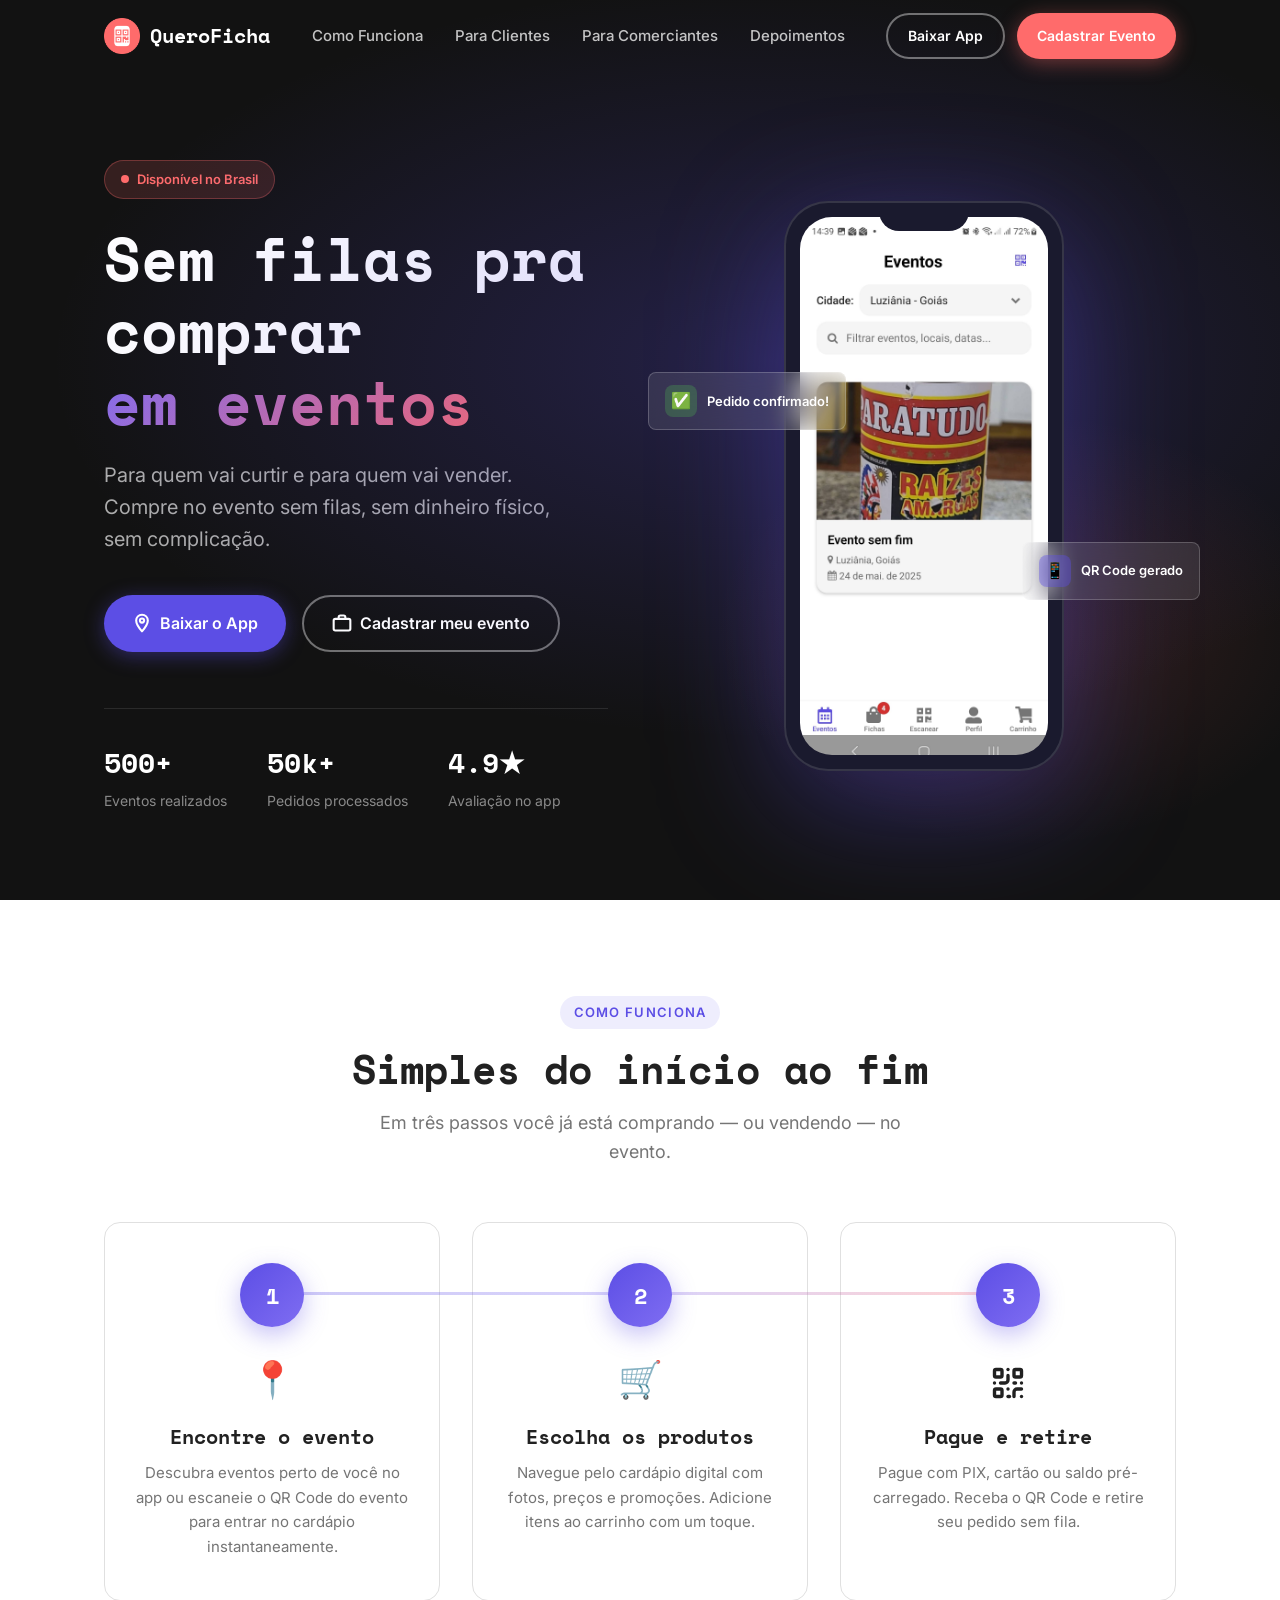
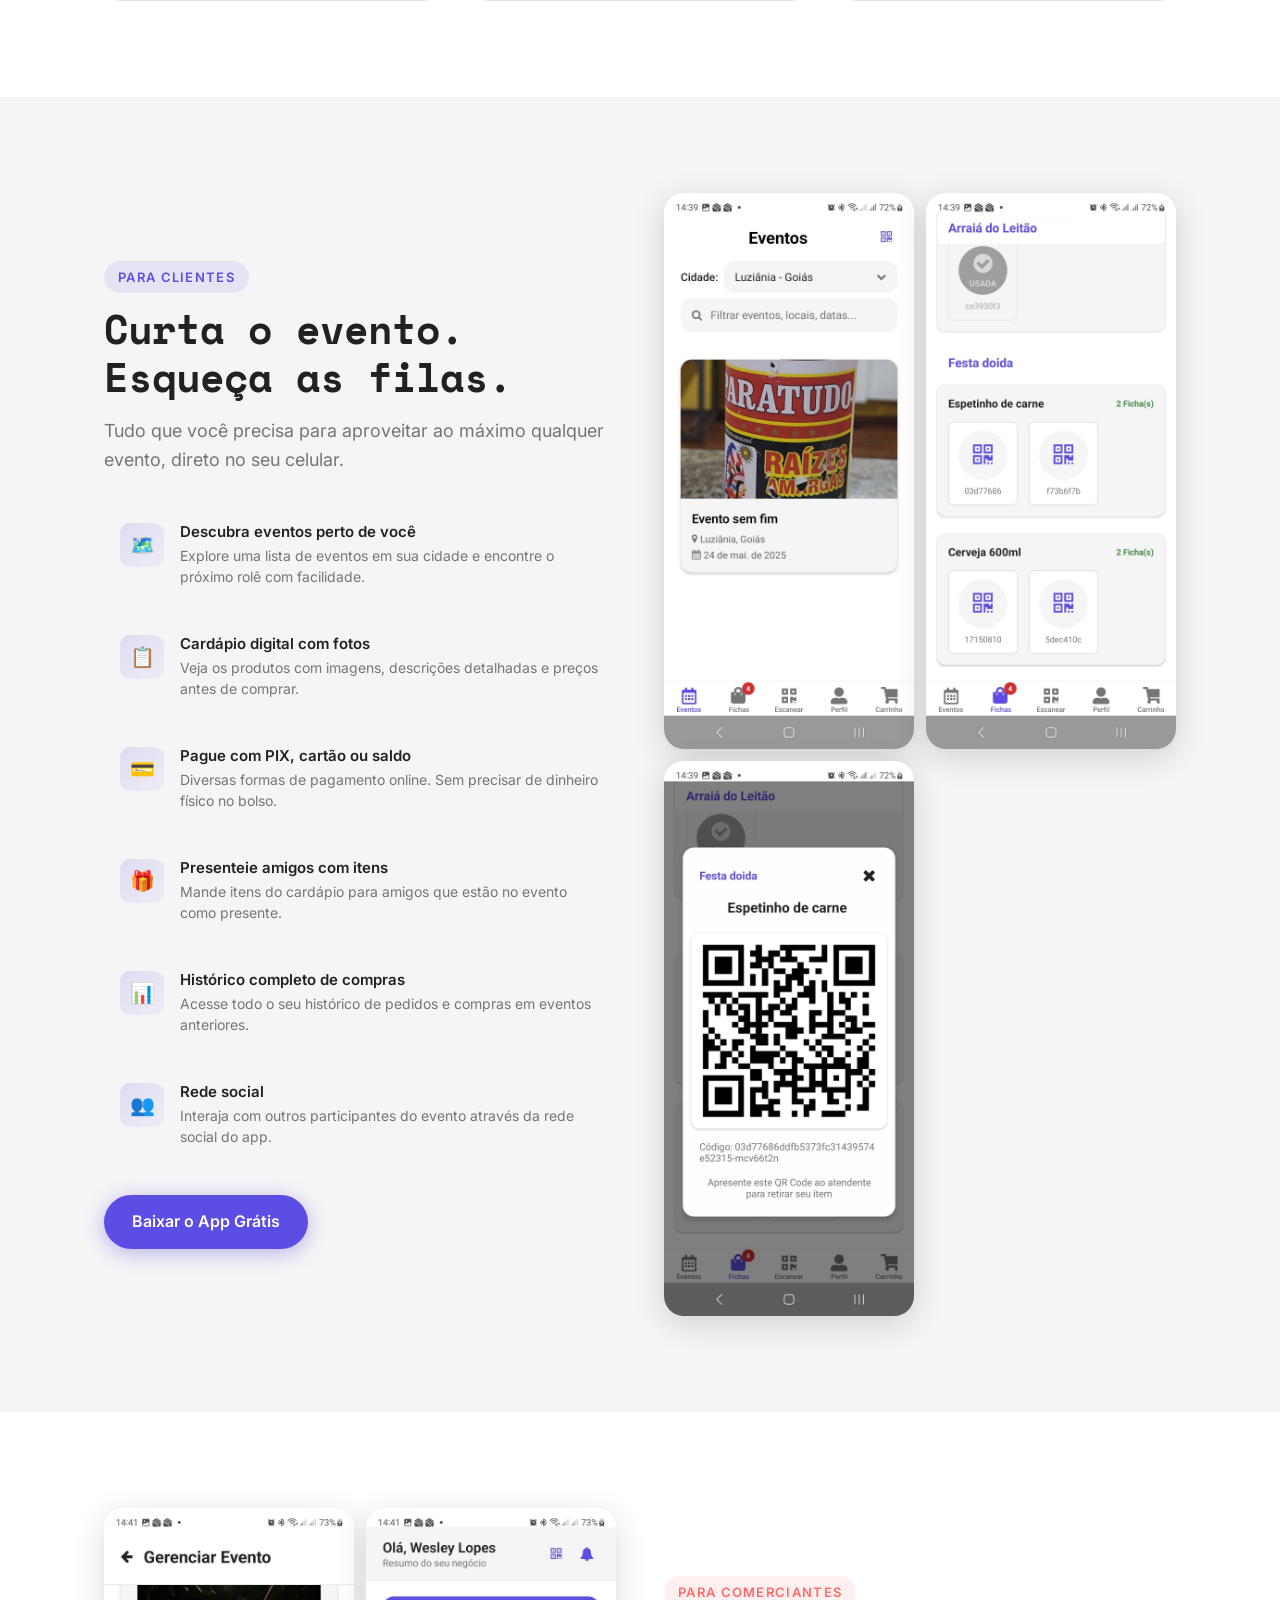
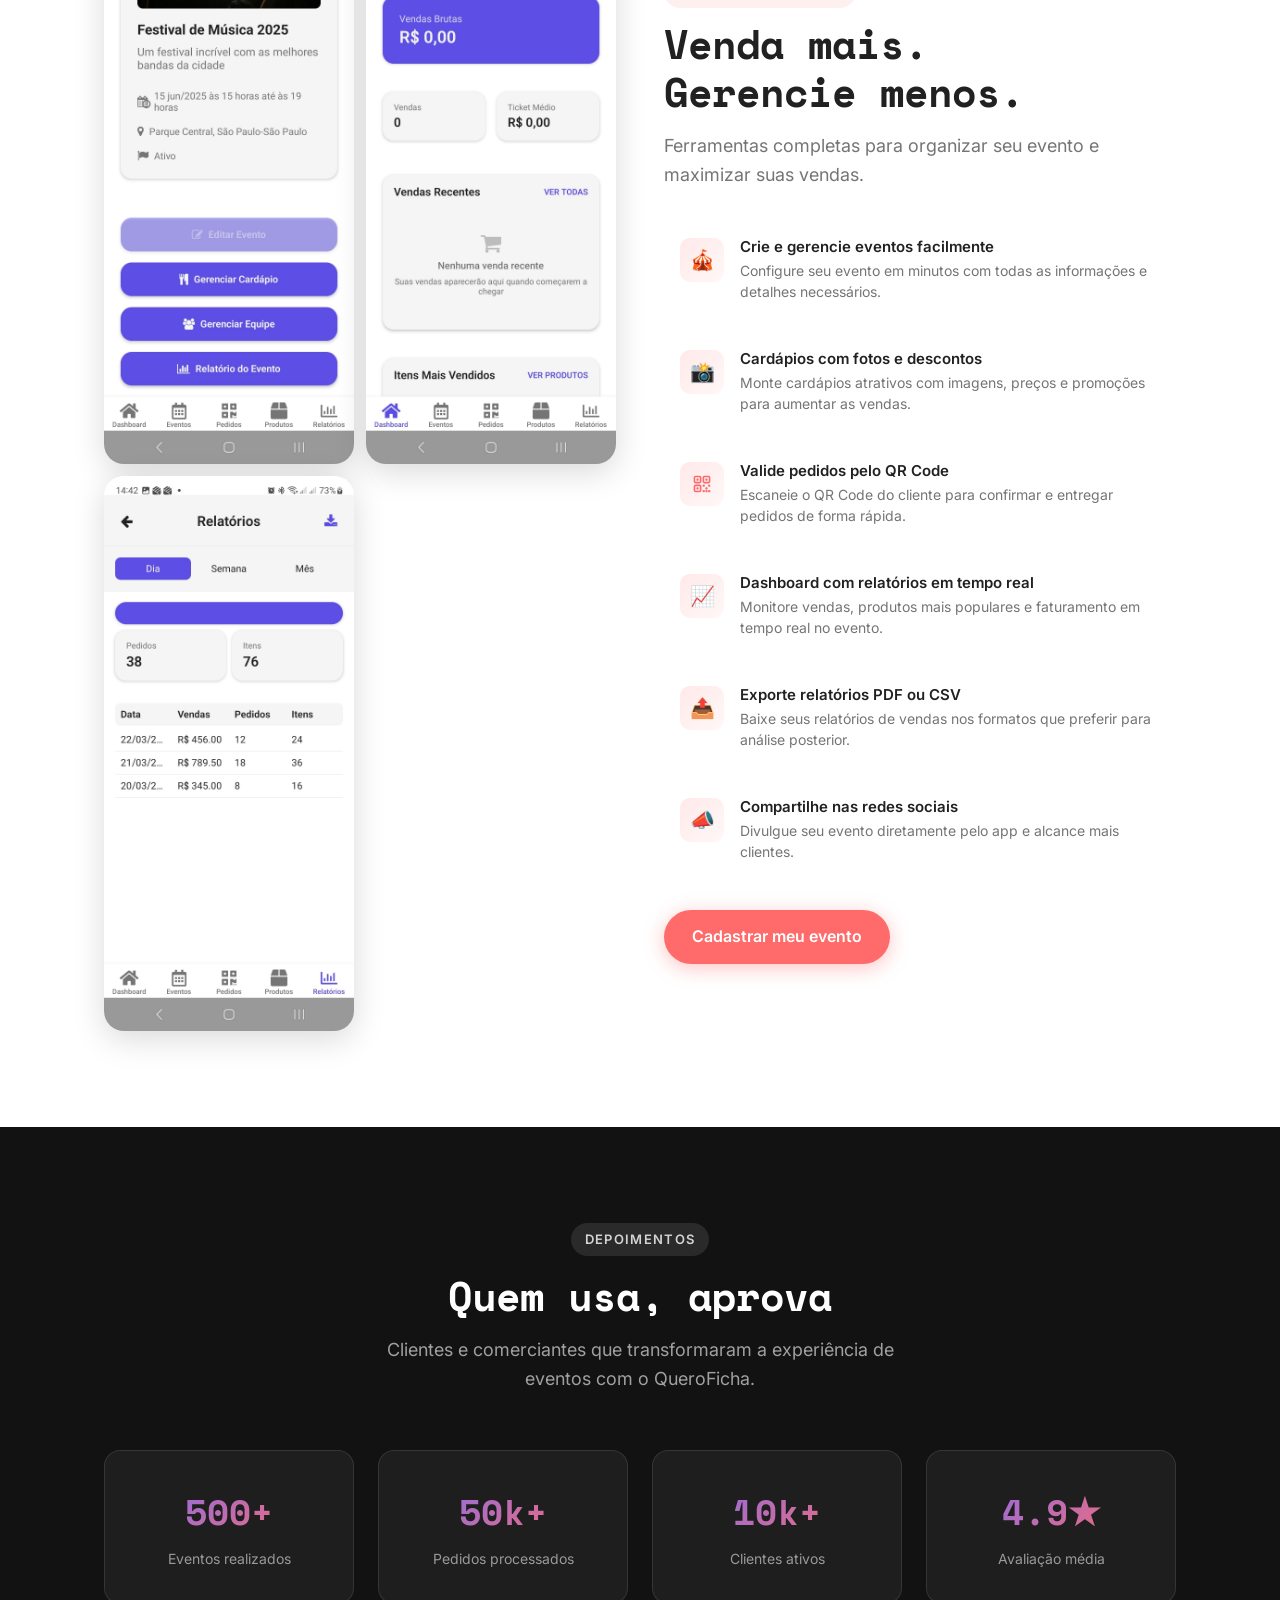
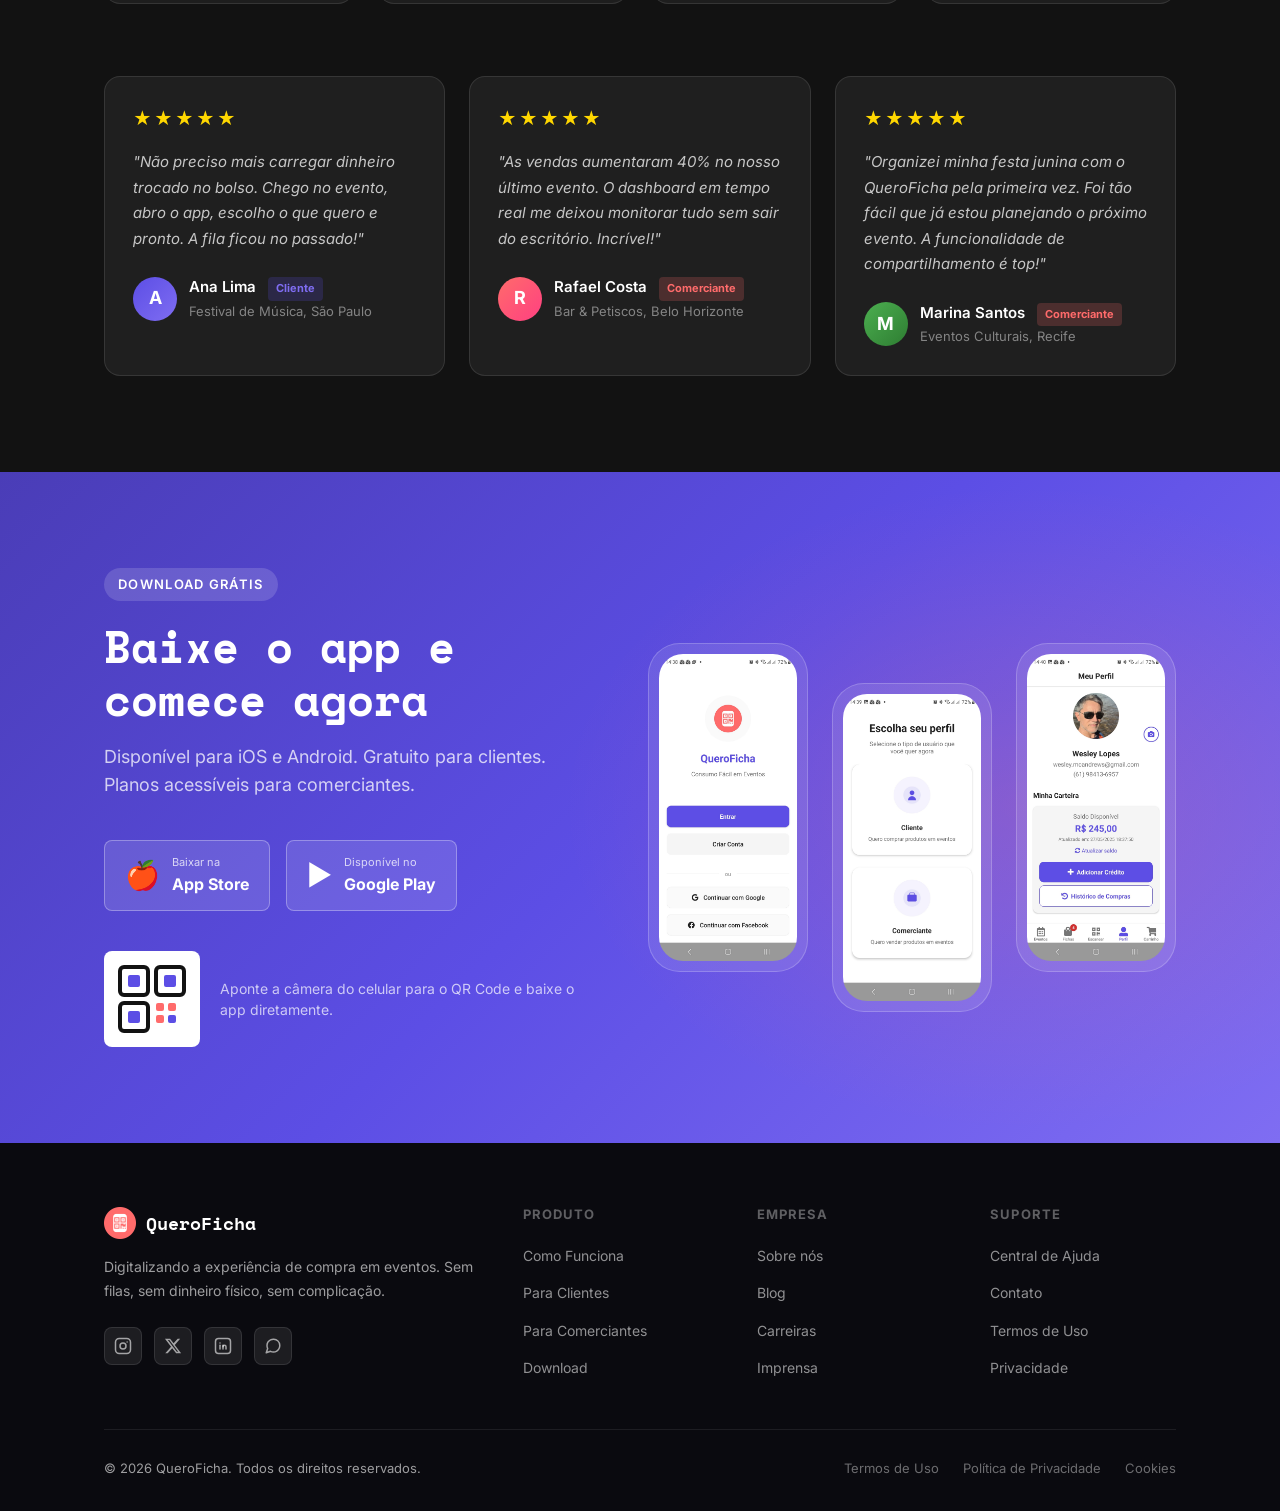
<file: index.html>
<!DOCTYPE html>
<html lang="pt-BR">
<head>
  <meta charset="UTF-8" />
  <meta name="viewport" content="width=device-width, initial-scale=1.0" />
  <title>QueroFicha — Sem filas em eventos</title>
  <meta name="description" content="Compre no evento sem filas, sem dinheiro físico, sem complicação. QueroFicha digitaliza a experiência de compra em eventos com QR codes e pagamento online." />
  <link rel="icon" href="assets/images/logo.png" type="image/png" />
  <link rel="preconnect" href="https://fonts.googleapis.com" />
  <link rel="preconnect" href="https://fonts.gstatic.com" crossorigin />
  <link href="https://fonts.googleapis.com/css2?family=Space+Mono:wght@400;700&family=Inter:wght@400;500;600;700&display=swap" rel="stylesheet" />
  <link rel="stylesheet" href="styles.css" />
</head>
<body>

  <!-- ===== NAVBAR ===== -->
  <nav class="navbar" id="navbar">
    <div class="container">
      <div class="navbar__inner">
        <a href="#" class="navbar__logo">
          <img src="assets/images/logo.png" alt="QueroFicha logo" />
          QueroFicha
        </a>

        <ul class="navbar__links">
          <li><a href="#como-funciona">Como Funciona</a></li>
          <li><a href="#clientes">Para Clientes</a></li>
          <li><a href="#comerciantes">Para Comerciantes</a></li>
          <li><a href="#depoimentos">Depoimentos</a></li>
        </ul>

        <div class="navbar__cta">
          <a href="#download" class="btn btn--outline" style="padding:10px 20px;font-size:14px;">Baixar App</a>
          <a href="#comerciantes" class="btn btn--accent" style="padding:10px 20px;font-size:14px;">Cadastrar Evento</a>
        </div>

        <button class="navbar__toggle" id="menuToggle" aria-label="Menu">
          <span></span><span></span><span></span>
        </button>
      </div>
    </div>
  </nav>

  <!-- Mobile Menu -->
  <div class="mobile-menu" id="mobileMenu">
    <button class="mobile-menu__close" id="menuClose">✕</button>
    <a href="#como-funciona" class="menu-link">Como Funciona</a>
    <a href="#clientes" class="menu-link">Para Clientes</a>
    <a href="#comerciantes" class="menu-link">Para Comerciantes</a>
    <a href="#depoimentos" class="menu-link">Depoimentos</a>
    <a href="#download" class="btn btn--primary">Baixar o App</a>
    <a href="#comerciantes" class="btn btn--accent">Cadastrar Evento</a>
  </div>

  <!-- ===== HERO ===== -->
  <section class="hero" id="hero">
    <div class="container">
      <div class="hero__inner">
        <div class="hero__content">
          <div class="hero__badge">
            <span class="hero__badge-dot"></span>
            Disponível no Brasil
          </div>

          <h1 class="hero__title">
            Sem filas pra comprar<br />
            <span>em eventos</span>
          </h1>

          <p class="hero__subtitle">
            Para quem vai curtir e para quem vai vender. Compre no evento sem filas, sem dinheiro físico, sem complicação.
          </p>

          <div class="hero__ctas">
            <a href="#download" class="btn btn--primary">
              <svg width="20" height="20" viewBox="0 0 24 24" fill="none" stroke="currentColor" stroke-width="2.5" stroke-linecap="round" stroke-linejoin="round"><path d="M12 2a7 7 0 0 0-7 7c0 5 7 13 7 13s7-8 7-13a7 7 0 0 0-7-7z"/><circle cx="12" cy="9" r="2.5"/></svg>
              Baixar o App
            </a>
            <a href="#comerciantes" class="btn btn--outline">
              <svg width="20" height="20" viewBox="0 0 24 24" fill="none" stroke="currentColor" stroke-width="2.5" stroke-linecap="round" stroke-linejoin="round"><rect x="2" y="7" width="20" height="14" rx="2"/><path d="M16 7V5a2 2 0 0 0-2-2h-4a2 2 0 0 0-2 2v2"/></svg>
              Cadastrar meu evento
            </a>
          </div>

          <div class="hero__stats">
            <div>
              <div class="hero__stat-value">500+</div>
              <div class="hero__stat-label">Eventos realizados</div>
            </div>
            <div>
              <div class="hero__stat-value">50k+</div>
              <div class="hero__stat-label">Pedidos processados</div>
            </div>
            <div>
              <div class="hero__stat-value">4.9★</div>
              <div class="hero__stat-label">Avaliação no app</div>
            </div>
          </div>
        </div>

        <div class="hero__visual">
          <div class="phone-mockup">
            <div class="phone-mockup__frame">
              <div class="phone-mockup__notch"></div>
              <div class="phone-mockup__screen">
                <img src="screenshots/Cliente%20lista%20eventos.jpg" alt="Tela do app QueroFicha" loading="eager" />
              </div>
            </div>
          </div>

          <div class="hero__floating-card hero__floating-card--left">
            <div class="floating-icon floating-icon--green">✅</div>
            Pedido confirmado!
          </div>

          <div class="hero__floating-card hero__floating-card--right">
            <div class="floating-icon floating-icon--purple">📱</div>
            QR Code gerado
          </div>
        </div>
      </div>
    </div>
  </section>

  <!-- ===== COMO FUNCIONA ===== -->
  <section class="section" id="como-funciona">
    <div class="container">
      <div class="section-header section-header--center reveal">
        <span class="section-label">Como Funciona</span>
        <h2 class="section-title">Simples do início ao fim</h2>
        <p class="section-subtitle">Em três passos você já está comprando — ou vendendo — no evento.</p>
      </div>

      <div class="steps">
        <div class="step-card reveal reveal--delay-1">
          <div class="step-number">1</div>
          <div class="step-icon">📍</div>
          <h3>Encontre o evento</h3>
          <p>Descubra eventos perto de você no app ou escaneie o QR Code do evento para entrar no cardápio instantaneamente.</p>
        </div>

        <div class="step-card reveal reveal--delay-2">
          <div class="step-number">2</div>
          <div class="step-icon">🛒</div>
          <h3>Escolha os produtos</h3>
          <p>Navegue pelo cardápio digital com fotos, preços e promoções. Adicione itens ao carrinho com um toque.</p>
        </div>

        <div class="step-card reveal reveal--delay-3">
          <div class="step-number">3</div>
          <div class="step-icon" aria-hidden="true">
            <svg width="36" height="36" viewBox="0 0 24 24" fill="none" stroke="currentColor" stroke-width="2.25" stroke-linecap="round" stroke-linejoin="round" style="display:inline-block;vertical-align:middle"><rect width="5" height="5" x="3" y="3" rx="1"/><rect width="5" height="5" x="16" y="3" rx="1"/><rect width="5" height="5" x="3" y="16" rx="1"/><path d="M21 16h-3a2 2 0 0 0-2 2v3"/><path d="M21 21v.01"/><path d="M12 7v3a2 2 0 0 1-2 2H7"/><path d="M3 12h.01"/><path d="M12 3h.01"/><path d="M12 16v.01"/><path d="M16 12h1"/><path d="M21 12v.01"/><path d="M12 21h1"/></svg>
          </div>
          <h3>Pague e retire</h3>
          <p>Pague com PIX, cartão ou saldo pré-carregado. Receba o QR Code e retire seu pedido sem fila.</p>
        </div>
      </div>
    </div>
  </section>

  <!-- ===== PARA CLIENTES ===== -->
  <section class="section section--alt" id="clientes">
    <div class="container">
      <div class="features-grid">
        <div class="features-content reveal">
          <span class="section-label">Para Clientes</span>
          <h2 class="section-title">Curta o evento.<br/>Esqueça as filas.</h2>
          <p class="section-subtitle">Tudo que você precisa para aproveitar ao máximo qualquer evento, direto no seu celular.</p>

          <ul class="features-list">
            <li class="feature-item">
              <div class="feature-icon">🗺️</div>
              <div>
                <h4>Descubra eventos perto de você</h4>
                <p>Explore uma lista de eventos em sua cidade e encontre o próximo rolê com facilidade.</p>
              </div>
            </li>
            <li class="feature-item">
              <div class="feature-icon">📋</div>
              <div>
                <h4>Cardápio digital com fotos</h4>
                <p>Veja os produtos com imagens, descrições detalhadas e preços antes de comprar.</p>
              </div>
            </li>
            <li class="feature-item">
              <div class="feature-icon">💳</div>
              <div>
                <h4>Pague com PIX, cartão ou saldo</h4>
                <p>Diversas formas de pagamento online. Sem precisar de dinheiro físico no bolso.</p>
              </div>
            </li>
            <li class="feature-item">
              <div class="feature-icon">🎁</div>
              <div>
                <h4>Presenteie amigos com itens</h4>
                <p>Mande itens do cardápio para amigos que estão no evento como presente.</p>
              </div>
            </li>
            <li class="feature-item">
              <div class="feature-icon">📊</div>
              <div>
                <h4>Histórico completo de compras</h4>
                <p>Acesse todo o seu histórico de pedidos e compras em eventos anteriores.</p>
              </div>
            </li>
            <li class="feature-item">
              <div class="feature-icon">👥</div>
              <div>
                <h4>Rede social</h4>
                <p>Interaja com outros participantes do evento através da rede social do app.</p>
              </div>
            </li>
          </ul>

          <div style="margin-top:32px;">
            <a href="#download" class="btn btn--primary">
              Baixar o App Grátis
            </a>
          </div>
        </div>

        <div class="features-visual reveal reveal--delay-1">
          <div class="features-screenshots">
            <div class="screenshot-card">
              <img src="screenshots/Cliente%20lista%20eventos.jpg" alt="Lista de eventos" loading="lazy" />
            </div>
            <div class="screenshot-card">
              <img src="screenshots/Cliente%20lista%20fichas.jpg" alt="Lista de fichas" loading="lazy" />
            </div>
            <div class="screenshot-card">
              <img src="screenshots/Cliente%20apresenta%20ficha.jpg" alt="Apresentação de ficha" loading="lazy" />
            </div>
          </div>
        </div>
      </div>
    </div>
  </section>

  <!-- ===== PARA COMERCIANTES ===== -->
  <section class="section" id="comerciantes">
    <div class="container">
      <div class="features-grid features-grid--reverse">
        <div class="features-content reveal">
          <span class="section-label" style="background:rgba(255,107,107,.1);color:var(--accent);">Para Comerciantes</span>
          <h2 class="section-title">Venda mais.<br/>Gerencie menos.</h2>
          <p class="section-subtitle">Ferramentas completas para organizar seu evento e maximizar suas vendas.</p>

          <ul class="features-list">
            <li class="feature-item">
              <div class="feature-icon feature-icon--accent">🎪</div>
              <div>
                <h4>Crie e gerencie eventos facilmente</h4>
                <p>Configure seu evento em minutos com todas as informações e detalhes necessários.</p>
              </div>
            </li>
            <li class="feature-item">
              <div class="feature-icon feature-icon--accent">📸</div>
              <div>
                <h4>Cardápios com fotos e descontos</h4>
                <p>Monte cardápios atrativos com imagens, preços e promoções para aumentar as vendas.</p>
              </div>
            </li>
            <li class="feature-item">
              <div class="feature-icon feature-icon--accent" aria-hidden="true">
                <svg xmlns="http://www.w3.org/2000/svg" fill="none" viewBox="0 0 24 24" stroke="currentColor" stroke-width="1.75" class="feature-icon__qr">
                  <path stroke-linecap="round" stroke-linejoin="round" d="M3.75 4.875c0-.621.504-1.125 1.125-1.125h4.5c.621 0 1.125.504 1.125 1.125v4.5c0 .621-.504 1.125-1.125 1.125h-4.5A1.125 1.125 0 013.75 9.375v-4.5zM3.75 14.625c0-.621.504-1.125 1.125-1.125h4.5c.621 0 1.125.504 1.125 1.125v4.5c0 .621-.504 1.125-1.125 1.125h-4.5a1.125 1.125 0 01-1.125-1.125v-4.5zM13.5 4.875c0-.621.504-1.125 1.125-1.125h4.5c.621 0 1.125.504 1.125 1.125v4.5c0 .621-.504 1.125-1.125 1.125h-4.5A1.125 1.125 0 0113.5 9.375v-4.5z" />
                  <path stroke-linecap="round" stroke-linejoin="round" d="M6.75 6.75h.75v.75h-.75v-.75zM6.75 16.5h.75v.75h-.75v-.75zM16.5 6.75h.75v.75h-.75v-.75zM13.5 13.5h.75v.75h-.75v-.75zM13.5 19.5h.75v.75h-.75v-.75zM19.5 13.5h.75v.75h-.75v-.75zM19.5 19.5h.75v.75h-.75v-.75zM16.5 16.5h.75v.75h-.75v-.75zM16.5 19.5h.75v.75h-.75v-.75z" />
                </svg>
              </div>
              <div>
                <h4>Valide pedidos pelo QR Code</h4>
                <p>Escaneie o QR Code do cliente para confirmar e entregar pedidos de forma rápida.</p>
              </div>
            </li>
            <li class="feature-item">
              <div class="feature-icon feature-icon--accent">📈</div>
              <div>
                <h4>Dashboard com relatórios em tempo real</h4>
                <p>Monitore vendas, produtos mais populares e faturamento em tempo real no evento.</p>
              </div>
            </li>
            <li class="feature-item">
              <div class="feature-icon feature-icon--accent">📤</div>
              <div>
                <h4>Exporte relatórios PDF ou CSV</h4>
                <p>Baixe seus relatórios de vendas nos formatos que preferir para análise posterior.</p>
              </div>
            </li>
            <li class="feature-item">
              <div class="feature-icon feature-icon--accent">📣</div>
              <div>
                <h4>Compartilhe nas redes sociais</h4>
                <p>Divulgue seu evento diretamente pelo app e alcance mais clientes.</p>
              </div>
            </li>
          </ul>

          <div style="margin-top:32px;">
            <a href="#download" class="btn btn--accent">
              Cadastrar meu evento
            </a>
          </div>
        </div>

        <div class="features-visual reveal reveal--delay-1">
          <div class="features-screenshots">
            <div class="screenshot-card">
              <img src="screenshots/Comerciante%20Gerencia%20Evento.jpg" alt="Gerenciar evento" loading="lazy" />
            </div>
            <div class="screenshot-card">
              <img src="screenshots/Dashboard%20do%20Comerciante.jpg" alt="Dashboard" loading="lazy" />
            </div>
            <div class="screenshot-card">
              <img src="screenshots/Relat%C3%B3rios%20do%20Comerciante.jpg" alt="Relatórios" loading="lazy" />
            </div>
          </div>
        </div>
      </div>
    </div>
  </section>

  <!-- ===== DEPOIMENTOS ===== -->
  <section class="section testimonials" id="depoimentos">
    <div class="container">
      <div class="section-header section-header--center reveal">
        <span class="section-label" style="background:rgba(255,255,255,.1);color:rgba(255,255,255,.8);">Depoimentos</span>
        <h2 class="section-title">Quem usa, aprova</h2>
        <p class="section-subtitle">Clientes e comerciantes que transformaram a experiência de eventos com o QueroFicha.</p>
      </div>

      <div class="stats-bar reveal">
        <div class="stat-card">
          <div class="stat-card__value">500+</div>
          <div class="stat-card__label">Eventos realizados</div>
        </div>
        <div class="stat-card">
          <div class="stat-card__value">50k+</div>
          <div class="stat-card__label">Pedidos processados</div>
        </div>
        <div class="stat-card">
          <div class="stat-card__value">10k+</div>
          <div class="stat-card__label">Clientes ativos</div>
        </div>
        <div class="stat-card">
          <div class="stat-card__value">4.9★</div>
          <div class="stat-card__label">Avaliação média</div>
        </div>
      </div>

      <div class="testimonials-grid">
        <div class="testimonial-card reveal reveal--delay-1">
          <div class="testimonial-stars">★★★★★</div>
          <p class="testimonial-text">"Não preciso mais carregar dinheiro trocado no bolso. Chego no evento, abro o app, escolho o que quero e pronto. A fila ficou no passado!"</p>
          <div class="testimonial-author">
            <div class="testimonial-avatar" style="background:linear-gradient(135deg,#5C4EE5,#7F6DF2);">A</div>
            <div>
              <div class="testimonial-name">Ana Lima
                <span class="testimonial-badge" style="background:rgba(92,78,229,.2);color:#7F6DF2;">Cliente</span>
              </div>
              <div class="testimonial-role">Festival de Música, São Paulo</div>
            </div>
          </div>
        </div>

        <div class="testimonial-card reveal reveal--delay-2">
          <div class="testimonial-stars">★★★★★</div>
          <p class="testimonial-text">"As vendas aumentaram 40% no nosso último evento. O dashboard em tempo real me deixou monitorar tudo sem sair do escritório. Incrível!"</p>
          <div class="testimonial-author">
            <div class="testimonial-avatar" style="background:linear-gradient(135deg,#FF6B6B,#FF4081);">R</div>
            <div>
              <div class="testimonial-name">Rafael Costa
                <span class="testimonial-badge" style="background:rgba(255,107,107,.2);color:#FF6B6B;">Comerciante</span>
              </div>
              <div class="testimonial-role">Bar & Petiscos, Belo Horizonte</div>
            </div>
          </div>
        </div>

        <div class="testimonial-card reveal reveal--delay-3">
          <div class="testimonial-stars">★★★★★</div>
          <p class="testimonial-text">"Organizei minha festa junina com o QueroFicha pela primeira vez. Foi tão fácil que já estou planejando o próximo evento. A funcionalidade de compartilhamento é top!"</p>
          <div class="testimonial-author">
            <div class="testimonial-avatar" style="background:linear-gradient(135deg,#4CAF50,#2E7D32);">M</div>
            <div>
              <div class="testimonial-name">Marina Santos
                <span class="testimonial-badge" style="background:rgba(255,107,107,.2);color:#FF6B6B;">Comerciante</span>
              </div>
              <div class="testimonial-role">Eventos Culturais, Recife</div>
            </div>
          </div>
        </div>
      </div>
    </div>
  </section>

  <!-- ===== DOWNLOAD ===== -->
  <section class="download" id="download">
    <div class="container">
      <div class="download__inner">
        <div>
          <span class="section-label" style="background:rgba(255,255,255,.15);color:#fff;margin-bottom:20px;">Download Grátis</span>
          <h2 class="download__title">Baixe o app e<br />comece agora</h2>
          <p class="download__subtitle">Disponível para iOS e Android. Gratuito para clientes. Planos acessíveis para comerciantes.</p>

          <div class="download__buttons">
            <a href="#" class="store-btn">
              <span class="store-btn__icon">🍎</span>
              <div>
                <span class="store-btn__text-small">Baixar na</span>
                <span class="store-btn__text-main">App Store</span>
              </div>
            </a>
            <a href="#" class="store-btn">
              <span class="store-btn__icon">▶️</span>
              <div>
                <span class="store-btn__text-small">Disponível no</span>
                <span class="store-btn__text-main">Google Play</span>
              </div>
            </a>
          </div>

          <div class="download__qr">
            <div class="qr-placeholder">
              <svg viewBox="0 0 72 72" fill="none" xmlns="http://www.w3.org/2000/svg">
                <rect x="4" y="4" width="28" height="28" rx="4" fill="none" stroke="#121212" stroke-width="4"/>
                <rect x="12" y="12" width="12" height="12" rx="2" fill="#5C4EE5"/>
                <rect x="40" y="4" width="28" height="28" rx="4" fill="none" stroke="#121212" stroke-width="4"/>
                <rect x="48" y="12" width="12" height="12" rx="2" fill="#5C4EE5"/>
                <rect x="4" y="40" width="28" height="28" rx="4" fill="none" stroke="#121212" stroke-width="4"/>
                <rect x="12" y="48" width="12" height="12" rx="2" fill="#5C4EE5"/>
                <rect x="40" y="40" width="8" height="8" rx="2" fill="#FF6B6B"/>
                <rect x="52" y="40" width="8" height="8" rx="2" fill="#FF6B6B"/>
                <rect x="40" y="52" width="8" height="8" rx="2" fill="#FF6B6B"/>
                <rect x="52" y="52" width="8" height="8" rx="2" fill="#5C4EE5"/>
              </svg>
            </div>
            <p class="download__qr-text">
              Aponte a câmera do celular para o QR Code e baixe o app diretamente.
            </p>
          </div>
        </div>

        <div class="download__visual">
          <div class="download__phone">
            <img src="screenshots/Login.jpg" alt="Tela de login" loading="lazy" />
          </div>
          <div class="download__phone download__phone--tall">
            <img src="screenshots/Selecionar%20Perfil.jpg" alt="Selecionar perfil" loading="lazy" />
          </div>
          <div class="download__phone">
            <img src="screenshots/Perfil%20do%20Usu%C3%A1rio.jpg" alt="Perfil do usuário" loading="lazy" />
          </div>
        </div>
      </div>
    </div>
  </section>

  <!-- ===== FOOTER ===== -->
  <footer class="footer">
    <div class="container">
      <div class="footer__grid">
        <div class="footer__brand">
          <div class="footer__brand-logo">
            <img src="assets/images/logo.png" alt="QueroFicha" />
            QueroFicha
          </div>
          <p class="footer__brand-desc">
            Digitalizando a experiência de compra em eventos. Sem filas, sem dinheiro físico, sem complicação.
          </p>
          <div class="footer__socials">
            <a href="https://instagram.com/queroficha" class="footer__social" aria-label="Instagram">
              <svg width="18" height="18" viewBox="0 0 24 24" fill="none" stroke="currentColor" stroke-width="2" stroke-linecap="round" stroke-linejoin="round"><rect x="2" y="2" width="20" height="20" rx="5"/><circle cx="12" cy="12" r="4"/><circle cx="17.5" cy="6.5" r="1" fill="currentColor" stroke="none"/></svg>
            </a>
            <a href="#" class="footer__social" aria-label="Twitter / X">
              <svg width="18" height="18" viewBox="0 0 24 24" fill="currentColor"><path d="M18.244 2.25h3.308l-7.227 8.26 8.502 11.24H16.17l-5.214-6.817L4.99 21.75H1.68l7.73-8.835L1.254 2.25H8.08l4.713 6.231zm-1.161 17.52h1.833L7.084 4.126H5.117z"/></svg>
            </a>
            <a href="#" class="footer__social" aria-label="LinkedIn">
              <svg width="18" height="18" viewBox="0 0 24 24" fill="none" stroke="currentColor" stroke-width="2" stroke-linecap="round" stroke-linejoin="round"><rect x="2" y="2" width="20" height="20" rx="4"/><line x1="8" y1="11" x2="8" y2="16"/><line x1="8" y1="8" x2="8" y2="8.01"/><line x1="12" y1="16" x2="12" y2="11"/><path d="M16 16v-3a2 2 0 0 0-4 0"/></svg>
            </a>
            <a href="https://wa.me/5561993703294" class="footer__social" aria-label="WhatsApp">
              <svg width="18" height="18" viewBox="0 0 24 24" fill="none" stroke="currentColor" stroke-width="2" stroke-linecap="round" stroke-linejoin="round"><path d="M21 11.5a8.38 8.38 0 0 1-.9 3.8 8.5 8.5 0 0 1-7.6 4.7 8.38 8.38 0 0 1-3.8-.9L3 21l1.9-5.7a8.38 8.38 0 0 1-.9-3.8 8.5 8.5 0 0 1 4.7-7.6 8.38 8.38 0 0 1 3.8-.9h.5a8.48 8.48 0 0 1 8 8v.5z"/></svg>
            </a>
          </div>
        </div>

        <div>
          <h4 class="footer__col-title">Produto</h4>
          <ul class="footer__links">
            <li><a href="#como-funciona">Como Funciona</a></li>
            <li><a href="#clientes">Para Clientes</a></li>
            <li><a href="#comerciantes">Para Comerciantes</a></li>
            <li><a href="#download">Download</a></li>
          </ul>
        </div>

        <div>
          <h4 class="footer__col-title">Empresa</h4>
          <ul class="footer__links">
            <li><a href="#">Sobre nós</a></li>
            <li><a href="#">Blog</a></li>
            <li><a href="#">Carreiras</a></li>
            <li><a href="#">Imprensa</a></li>
          </ul>
        </div>

        <div>
          <h4 class="footer__col-title">Suporte</h4>
          <ul class="footer__links">
            <li><a href="#">Central de Ajuda</a></li>
            <li><a href="#">Contato</a></li>
            <li><a href="#">Termos de Uso</a></li>
            <li><a href="#">Privacidade</a></li>
          </ul>
        </div>
      </div>

      <div class="footer__bottom">
        <span>© 2026 QueroFicha. Todos os direitos reservados.</span>
        <div class="footer__bottom-links">
          <a href="#">Termos de Uso</a>
          <a href="#">Política de Privacidade</a>
          <a href="#">Cookies</a>
        </div>
      </div>
    </div>
  </footer>

  <script src="main.js"></script>
</body>
</html>
</file>
<file: styles.css>
/* ===== RESET & BASE ===== */
*, *::before, *::after { box-sizing: border-box; margin: 0; padding: 0; }

:root {
  --primary:       #5C4EE5;
  --primary-light: #7F6DF2;
  --primary-dark:  #4A3DB7;
  --accent:        #FF6B6B;
  --accent-pink:   #FF4081;
  --bg-dark:       #121212;
  --bg-light:      #F5F5F5;
  --bg-white:      #FFFFFF;
  --text-main:     #212121;
  --text-secondary:#757575;
  --border:        #E0E0E0;
  --shadow:        0 4px 24px rgba(92,78,229,.12);
  --shadow-card:   0 2px 16px rgba(0,0,0,.08);
  --radius:        16px;
  --radius-sm:     8px;
  --transition:    .25s ease;
}

html { scroll-behavior: smooth; }

body {
  font-family: 'Inter', system-ui, sans-serif;
  color: var(--text-main);
  background: var(--bg-white);
  overflow-x: hidden;
  line-height: 1.6;
}

img { display: block; max-width: 100%; }
a { text-decoration: none; color: inherit; }
ul { list-style: none; }

h1,h2,h3,h4 {
  font-family: 'Space Mono', monospace;
  line-height: 1.2;
}

.container {
  width: 100%;
  max-width: 1120px;
  margin: 0 auto;
  padding: 0 24px;
}

.section { padding: 96px 0; }
.section--alt { background: var(--bg-light); }

.section-label {
  display: inline-block;
  font-size: 13px;
  font-weight: 600;
  letter-spacing: .1em;
  text-transform: uppercase;
  color: var(--primary);
  background: rgba(92,78,229,.1);
  border-radius: 100px;
  padding: 6px 14px;
  margin-bottom: 16px;
}

.section-title {
  font-size: clamp(28px, 5vw, 40px);
  font-weight: 700;
  margin-bottom: 16px;
}

.section-subtitle {
  font-size: 18px;
  color: var(--text-secondary);
  max-width: 560px;
}

.section-header { margin-bottom: 56px; }
.section-header--center { text-align: center; }
.section-header--center .section-subtitle { margin: 0 auto; }

/* ===== BUTTONS ===== */
.btn {
  display: inline-flex;
  align-items: center;
  gap: 8px;
  padding: 14px 28px;
  border-radius: 100px;
  font-family: 'Inter', sans-serif;
  font-size: 16px;
  font-weight: 600;
  cursor: pointer;
  border: none;
  transition: transform var(--transition), box-shadow var(--transition), background var(--transition);
}

.btn:hover { transform: translateY(-2px); }

.btn--primary {
  background: var(--primary);
  color: #fff;
  box-shadow: 0 4px 20px rgba(92,78,229,.4);
}
.btn--primary:hover {
  background: var(--primary-light);
  box-shadow: 0 6px 28px rgba(92,78,229,.5);
}

.btn--accent {
  background: var(--accent);
  color: #fff;
  box-shadow: 0 4px 20px rgba(255,107,107,.4);
}
.btn--accent:hover {
  background: #ff5252;
  box-shadow: 0 6px 28px rgba(255,107,107,.5);
}

.btn--outline {
  background: transparent;
  color: #fff;
  border: 2px solid rgba(255,255,255,.4);
}
.btn--outline:hover {
  background: rgba(255,255,255,.1);
  border-color: rgba(255,255,255,.7);
}

.btn--outline-dark {
  background: transparent;
  color: var(--primary);
  border: 2px solid var(--primary);
}
.btn--outline-dark:hover {
  background: var(--primary);
  color: #fff;
}

/* ===== NAVBAR ===== */
.navbar {
  position: fixed;
  top: 0; left: 0; right: 0;
  z-index: 100;
  background: transparent;
  transition: background var(--transition), box-shadow var(--transition);
}

.navbar.scrolled {
  background: rgba(18,18,18,.95);
  backdrop-filter: blur(12px);
  box-shadow: 0 2px 20px rgba(0,0,0,.3);
}

.navbar__inner {
  display: flex;
  align-items: center;
  justify-content: space-between;
  height: 72px;
}

.navbar__logo {
  display: flex;
  align-items: center;
  gap: 10px;
  font-family: 'Space Mono', monospace;
  font-size: 20px;
  font-weight: 700;
  color: #fff;
}

.navbar__logo img { width: 36px; height: 36px; }

.navbar__links {
  display: flex;
  align-items: center;
  gap: 32px;
}

.navbar__links a {
  font-size: 15px;
  font-weight: 500;
  color: rgba(255,255,255,.75);
  transition: color var(--transition);
}

.navbar__links a:hover { color: #fff; }

.navbar__cta { display: flex; gap: 12px; }

.navbar__toggle {
  display: none;
  flex-direction: column;
  gap: 5px;
  cursor: pointer;
  background: none;
  border: none;
  padding: 4px;
}

.navbar__toggle span {
  display: block;
  width: 24px;
  height: 2px;
  background: #fff;
  border-radius: 2px;
  transition: transform var(--transition), opacity var(--transition);
}

/* ===== HERO ===== */
.hero {
  background: var(--bg-dark);
  min-height: 100vh;
  display: flex;
  align-items: center;
  position: relative;
  overflow: hidden;
  padding-top: 72px;
}

.hero::before {
  content: '';
  position: absolute;
  inset: 0;
  background:
    radial-gradient(ellipse 80% 60% at 60% 40%, rgba(92,78,229,.25) 0%, transparent 70%),
    radial-gradient(ellipse 40% 40% at 80% 70%, rgba(255,107,107,.15) 0%, transparent 60%);
  pointer-events: none;
}

.hero__inner {
  display: grid;
  grid-template-columns: 1fr 1fr;
  align-items: center;
  gap: 64px;
  padding: 80px 0;
}

.hero__badge {
  display: inline-flex;
  align-items: center;
  gap: 8px;
  background: rgba(255,107,107,.15);
  border: 1px solid rgba(255,107,107,.3);
  border-radius: 100px;
  padding: 8px 16px;
  font-size: 13px;
  font-weight: 600;
  color: var(--accent);
  margin-bottom: 24px;
}

.hero__badge-dot {
  width: 8px; height: 8px;
  background: var(--accent);
  border-radius: 50%;
  animation: pulse 2s infinite;
}

@keyframes pulse {
  0%, 100% { opacity: 1; transform: scale(1); }
  50% { opacity: .6; transform: scale(1.3); }
}

.hero__title {
  font-size: clamp(36px, 6vw, 60px);
  font-weight: 700;
  color: #fff;
  margin-bottom: 20px;
}

.hero__title span {
  background: linear-gradient(135deg, var(--primary-light), var(--accent));
  -webkit-background-clip: text;
  -webkit-text-fill-color: transparent;
  background-clip: text;
}

.hero__subtitle {
  font-size: 20px;
  color: rgba(255,255,255,.65);
  margin-bottom: 40px;
  max-width: 480px;
}

.hero__ctas {
  display: flex;
  flex-wrap: wrap;
  gap: 16px;
  margin-bottom: 56px;
}

.hero__stats {
  display: flex;
  gap: 40px;
  border-top: 1px solid rgba(255,255,255,.1);
  padding-top: 32px;
}

.hero__stat-value {
  font-family: 'Space Mono', monospace;
  font-size: 28px;
  font-weight: 700;
  color: #fff;
}

.hero__stat-label {
  font-size: 14px;
  color: rgba(255,255,255,.5);
  margin-top: 4px;
}

/* Phone mockup */
.hero__visual {
  display: flex;
  justify-content: center;
  align-items: center;
  position: relative;
}

.phone-mockup {
  position: relative;
  width: 280px;
  filter: drop-shadow(0 32px 64px rgba(92,78,229,.4));
  animation: float 4s ease-in-out infinite;
}

@keyframes float {
  0%, 100% { transform: translateY(0); }
  50% { transform: translateY(-14px); }
}

.phone-mockup__frame {
  position: relative;
  background: #1a1a2e;
  border-radius: 44px;
  padding: 14px;
  border: 2px solid rgba(255,255,255,.12);
}

.phone-mockup__screen {
  border-radius: 32px;
  overflow: hidden;
  aspect-ratio: 9/19.5;
  background: #0d0d1a;
}

.phone-mockup__screen img {
  width: 100%;
  object-fit: cover;
}

.phone-mockup__notch {
  position: absolute;
  top: 2px;
  left: 50%;
  transform: translateX(-50%);
  width: 90px;
  height: 26px;
  background: #1a1a2e;
  border-radius: 0 0 20px 20px;
  z-index: 2;
}

.hero__floating-card {
  position: absolute;
  background: rgba(255,255,255,.1);
  backdrop-filter: blur(16px);
  border: 1px solid rgba(255,255,255,.2);
  border-radius: var(--radius-sm);
  padding: 12px 16px;
  display: flex;
  align-items: center;
  gap: 10px;
  font-size: 13px;
  font-weight: 600;
  color: #fff;
  white-space: nowrap;
}

.hero__floating-card--left {
  left: -24px;
  top: 30%;
  animation: float 4s 1s ease-in-out infinite;
}

.hero__floating-card--right {
  right: -24px;
  bottom: 30%;
  animation: float 4s .5s ease-in-out infinite;
}

.floating-icon {
  width: 32px; height: 32px;
  border-radius: 8px;
  display: flex;
  align-items: center;
  justify-content: center;
  font-size: 16px;
}

.floating-icon--green { background: rgba(76,175,80,.3); }
.floating-icon--purple { background: rgba(92,78,229,.4); }

.hero__screens-grid {
  position: absolute;
  inset: 0;
  pointer-events: none;
  opacity: .05;
  display: grid;
  grid-template-columns: repeat(3,1fr);
  gap: 8px;
  overflow: hidden;
}

/* ===== COMO FUNCIONA ===== */
.steps {
  display: grid;
  grid-template-columns: repeat(3, 1fr);
  gap: 32px;
  position: relative;
}

.steps::before {
  content: '';
  position: absolute;
  top: 70px;
  left: 16.67%;
  right: 16.67%;
  height: 3px;
  background: linear-gradient(90deg, var(--primary), var(--primary-light), var(--accent));
  opacity: .3;
}

.step-card {
  text-align: center;
  padding: 40px 28px;
  background: var(--bg-white);
  border-radius: var(--radius);
  border: 1px solid var(--border);
  transition: transform var(--transition), box-shadow var(--transition);
}

.step-card:hover {
  transform: translateY(-6px);
  box-shadow: var(--shadow);
}

.step-number {
  width: 64px; height: 64px;
  border-radius: 50%;
  background: linear-gradient(135deg, var(--primary), var(--primary-light));
  color: #fff;
  font-family: 'Space Mono', monospace;
  font-size: 22px;
  font-weight: 700;
  display: flex;
  align-items: center;
  justify-content: center;
  margin: 0 auto 24px;
  position: relative;
  z-index: 1;
  box-shadow: 0 8px 24px rgba(92,78,229,.35);
}

.step-icon {
  font-size: 36px;
  margin-bottom: 16px;
}

.step-card h3 {
  font-size: 20px;
  margin-bottom: 12px;
}

.step-card p {
  font-size: 15px;
  color: var(--text-secondary);
  line-height: 1.65;
}

/* ===== FEATURES ===== */
.features-grid {
  display: grid;
  grid-template-columns: 1fr 1fr;
  gap: 48px;
  align-items: center;
}

.features-grid--reverse .features-visual { order: -1; }

.features-visual {
  position: relative;
}

.features-screenshots {
  display: grid;
  grid-template-columns: 1fr 1fr;
  gap: 12px;
}

.screenshot-card {
  border-radius: 20px;
  overflow: hidden;
  box-shadow: 0 8px 32px rgba(0,0,0,.15);
  transition: transform var(--transition);
}

.screenshot-card:hover { transform: scale(1.03); }

.screenshot-card img {
  width: 100%;
  object-fit: cover;
  display: block;
}

.screenshot-card--tall {
  grid-row: span 2;
}

.features-content .section-label { margin-bottom: 12px; }

.features-list {
  display: flex;
  flex-direction: column;
  gap: 16px;
  margin-top: 32px;
}

.feature-item {
  display: flex;
  align-items: flex-start;
  gap: 16px;
  padding: 16px;
  border-radius: var(--radius-sm);
  transition: background var(--transition);
}

.feature-item:hover { background: var(--bg-light); }

.feature-icon {
  width: 44px; height: 44px;
  border-radius: 10px;
  background: linear-gradient(135deg, rgba(92,78,229,.15), rgba(92,78,229,.05));
  display: flex;
  align-items: center;
  justify-content: center;
  font-size: 20px;
  flex-shrink: 0;
}

.feature-icon--accent {
  background: linear-gradient(135deg, rgba(255,107,107,.15), rgba(255,107,107,.05));
}

.feature-icon__qr {
  width: 22px;
  height: 22px;
  flex-shrink: 0;
  color: var(--accent);
}

.feature-item h4 {
  font-family: 'Inter', sans-serif;
  font-size: 15px;
  font-weight: 600;
  margin-bottom: 4px;
}

.feature-item p {
  font-size: 14px;
  color: var(--text-secondary);
  line-height: 1.5;
}

/* ===== DEPOIMENTOS ===== */
.testimonials { background: var(--bg-dark); color: #fff; }
.testimonials .section-title { color: #fff; }
.testimonials .section-subtitle { color: rgba(255,255,255,.6); }

.stats-bar {
  display: grid;
  grid-template-columns: repeat(4, 1fr);
  gap: 24px;
  margin-bottom: 72px;
}

.stat-card {
  text-align: center;
  padding: 32px 20px;
  background: rgba(255,255,255,.05);
  border: 1px solid rgba(255,255,255,.1);
  border-radius: var(--radius);
}

.stat-card__value {
  font-family: 'Space Mono', monospace;
  font-size: 36px;
  font-weight: 700;
  background: linear-gradient(135deg, var(--primary-light), var(--accent));
  -webkit-background-clip: text;
  -webkit-text-fill-color: transparent;
  background-clip: text;
}

.stat-card__label {
  font-size: 14px;
  color: rgba(255,255,255,.55);
  margin-top: 8px;
}

.testimonials-grid {
  display: grid;
  grid-template-columns: repeat(3, 1fr);
  gap: 24px;
}

.testimonial-card {
  background: rgba(255,255,255,.06);
  border: 1px solid rgba(255,255,255,.1);
  border-radius: var(--radius);
  padding: 28px;
  transition: border-color var(--transition), background var(--transition);
}

.testimonial-card:hover {
  border-color: rgba(92,78,229,.4);
  background: rgba(92,78,229,.1);
}

.testimonial-stars {
  color: #FFD700;
  font-size: 18px;
  margin-bottom: 16px;
  letter-spacing: 2px;
}

.testimonial-text {
  font-size: 15px;
  color: rgba(255,255,255,.75);
  line-height: 1.7;
  margin-bottom: 24px;
  font-style: italic;
}

.testimonial-author {
  display: flex;
  align-items: center;
  gap: 12px;
}

.testimonial-avatar {
  width: 44px; height: 44px;
  border-radius: 50%;
  display: flex;
  align-items: center;
  justify-content: center;
  font-size: 18px;
  font-weight: 700;
  color: #fff;
}

.testimonial-name {
  font-size: 15px;
  font-weight: 600;
  color: #fff;
}

.testimonial-role {
  font-size: 13px;
  color: rgba(255,255,255,.45);
}

.testimonial-badge {
  display: inline-block;
  font-size: 11px;
  font-weight: 700;
  padding: 3px 8px;
  border-radius: 4px;
  margin-left: 8px;
}

/* ===== DOWNLOAD ===== */
.download {
  background: linear-gradient(135deg, var(--primary-dark) 0%, var(--primary) 50%, var(--primary-light) 100%);
  padding: 96px 0;
  position: relative;
  overflow: hidden;
}

.download::before {
  content: '';
  position: absolute;
  inset: 0;
  background: radial-gradient(ellipse 60% 80% at 80% 50%, rgba(255,107,107,.2) 0%, transparent 60%);
}

.download__inner {
  display: grid;
  grid-template-columns: 1fr 1fr;
  gap: 64px;
  align-items: center;
  position: relative;
  z-index: 1;
}

.download__title {
  font-size: clamp(28px, 4vw, 44px);
  font-weight: 700;
  color: #fff;
  margin-bottom: 16px;
}

.download__subtitle {
  font-size: 18px;
  color: rgba(255,255,255,.75);
  margin-bottom: 40px;
}

.download__buttons {
  display: flex;
  flex-wrap: wrap;
  gap: 16px;
  margin-bottom: 40px;
}

.store-btn {
  display: flex;
  align-items: center;
  gap: 12px;
  background: rgba(255,255,255,.12);
  border: 1.5px solid rgba(255,255,255,.3);
  border-radius: var(--radius-sm);
  padding: 12px 20px;
  color: #fff;
  font-family: 'Inter', sans-serif;
  cursor: pointer;
  transition: background var(--transition), transform var(--transition);
}

.store-btn:hover {
  background: rgba(255,255,255,.2);
  transform: translateY(-2px);
}

.store-btn__icon { font-size: 28px; }

.store-btn__text-small {
  font-size: 11px;
  opacity: .75;
  display: block;
}

.store-btn__text-main {
  font-size: 16px;
  font-weight: 700;
  display: block;
}

.download__qr {
  display: flex;
  align-items: center;
  gap: 20px;
}

.qr-placeholder {
  width: 96px; height: 96px;
  background: #fff;
  border-radius: var(--radius-sm);
  display: flex;
  align-items: center;
  justify-content: center;
  flex-shrink: 0;
}

.qr-placeholder svg { width: 72px; height: 72px; }

.download__qr-text {
  font-size: 14px;
  color: rgba(255,255,255,.7);
  line-height: 1.5;
}

.download__visual {
  display: flex;
  justify-content: center;
  gap: 24px;
  align-items: flex-end;
}

.download__phone {
  width: 160px;
  background: rgba(255,255,255,.1);
  border: 1.5px solid rgba(255,255,255,.2);
  border-radius: 32px;
  padding: 10px;
  overflow: hidden;
}

.download__phone img {
  border-radius: 24px;
  width: 100%;
}

.download__phone--tall { margin-bottom: -40px; }

/* ===== FOOTER ===== */
.footer {
  background: #0a0a0f;
  color: rgba(255,255,255,.6);
  padding: 64px 0 32px;
}

.footer__grid {
  display: grid;
  grid-template-columns: 2fr 1fr 1fr 1fr;
  gap: 48px;
  margin-bottom: 48px;
}

.footer__brand-logo {
  display: flex;
  align-items: center;
  gap: 10px;
  font-family: 'Space Mono', monospace;
  font-size: 18px;
  font-weight: 700;
  color: #fff;
  margin-bottom: 16px;
}

.footer__brand-logo img { width: 32px; height: 32px; }

.footer__brand-desc {
  font-size: 14px;
  line-height: 1.7;
  margin-bottom: 24px;
}

.footer__socials {
  display: flex;
  gap: 12px;
}

.footer__social {
  width: 38px; height: 38px;
  border-radius: 8px;
  background: rgba(255,255,255,.08);
  border: 1px solid rgba(255,255,255,.1);
  display: flex;
  align-items: center;
  justify-content: center;
  font-size: 17px;
  color: rgba(255,255,255,.6);
  transition: background var(--transition), color var(--transition);
}

.footer__social:hover {
  background: var(--primary);
  color: #fff;
  border-color: var(--primary);
}

.footer__col-title {
  font-family: 'Inter', sans-serif;
  font-size: 13px;
  font-weight: 700;
  text-transform: uppercase;
  letter-spacing: .08em;
  color: rgba(255,255,255,.35);
  margin-bottom: 20px;
}

.footer__links {
  display: flex;
  flex-direction: column;
  gap: 12px;
}

.footer__links a {
  font-size: 14px;
  color: rgba(255,255,255,.55);
  transition: color var(--transition);
}

.footer__links a:hover { color: #fff; }

.footer__bottom {
  border-top: 1px solid rgba(255,255,255,.08);
  padding-top: 28px;
  display: flex;
  justify-content: space-between;
  align-items: center;
  font-size: 13px;
}

.footer__bottom-links {
  display: flex;
  gap: 24px;
}

.footer__bottom-links a {
  color: rgba(255,255,255,.4);
  transition: color var(--transition);
}

.footer__bottom-links a:hover { color: rgba(255,255,255,.8); }

/* ===== SCROLL REVEAL ===== */
.reveal {
  opacity: 0;
  transform: translateY(32px);
  transition: opacity .65s ease, transform .65s ease;
}

.reveal.visible {
  opacity: 1;
  transform: none;
}

.reveal--delay-1 { transition-delay: .1s; }
.reveal--delay-2 { transition-delay: .2s; }
.reveal--delay-3 { transition-delay: .3s; }
.reveal--delay-4 { transition-delay: .4s; }

/* ===== MOBILE MENU ===== */
.mobile-menu {
  display: none;
  position: fixed;
  inset: 0;
  z-index: 99;
  background: rgba(10,10,15,.97);
  backdrop-filter: blur(16px);
  flex-direction: column;
  align-items: center;
  justify-content: center;
  gap: 32px;
}

.mobile-menu.open { display: flex; }

.mobile-menu a {
  font-family: 'Space Mono', monospace;
  font-size: 22px;
  color: #fff;
  opacity: .8;
  transition: opacity var(--transition);
}

.mobile-menu a:hover { opacity: 1; }

.mobile-menu__close {
  position: absolute;
  top: 24px; right: 24px;
  background: none;
  border: none;
  color: #fff;
  font-size: 28px;
  cursor: pointer;
}

/* ===== RESPONSIVE ===== */
@media (max-width: 1024px) {
  .hero__inner { grid-template-columns: 1fr; text-align: center; gap: 48px; }
  .hero__subtitle { margin: 0 auto 40px; }
  .hero__ctas { justify-content: center; }
  .hero__stats { justify-content: center; }
  .hero__visual { display: none; }

  .steps { grid-template-columns: 1fr; max-width: 440px; margin: 0 auto; }
  .steps::before { display: none; }

  .features-grid { grid-template-columns: 1fr; }
  .features-grid--reverse .features-visual { order: 0; }
  .features-screenshots { max-width: 480px; margin: 0 auto; }

  .stats-bar { grid-template-columns: repeat(2,1fr); }
  .testimonials-grid { grid-template-columns: 1fr; max-width: 480px; margin: 0 auto; }

  .download__inner { grid-template-columns: 1fr; text-align: center; }
  .download__buttons { justify-content: center; }
  .download__qr { justify-content: center; }
  .download__visual { display: none; }

  .footer__grid { grid-template-columns: 1fr 1fr; }
  .footer__brand { grid-column: span 2; }

  .navbar__links, .navbar__cta { display: none; }
  .navbar__toggle { display: flex; }
}

@media (max-width: 640px) {
  .section { padding: 64px 0; }
  .stats-bar { grid-template-columns: 1fr 1fr; }
  .footer__grid { grid-template-columns: 1fr; }
  .footer__brand { grid-column: span 1; }
  .footer__bottom { flex-direction: column; gap: 16px; text-align: center; }
  .hero__stats { flex-wrap: wrap; gap: 24px; }
}
</file>
